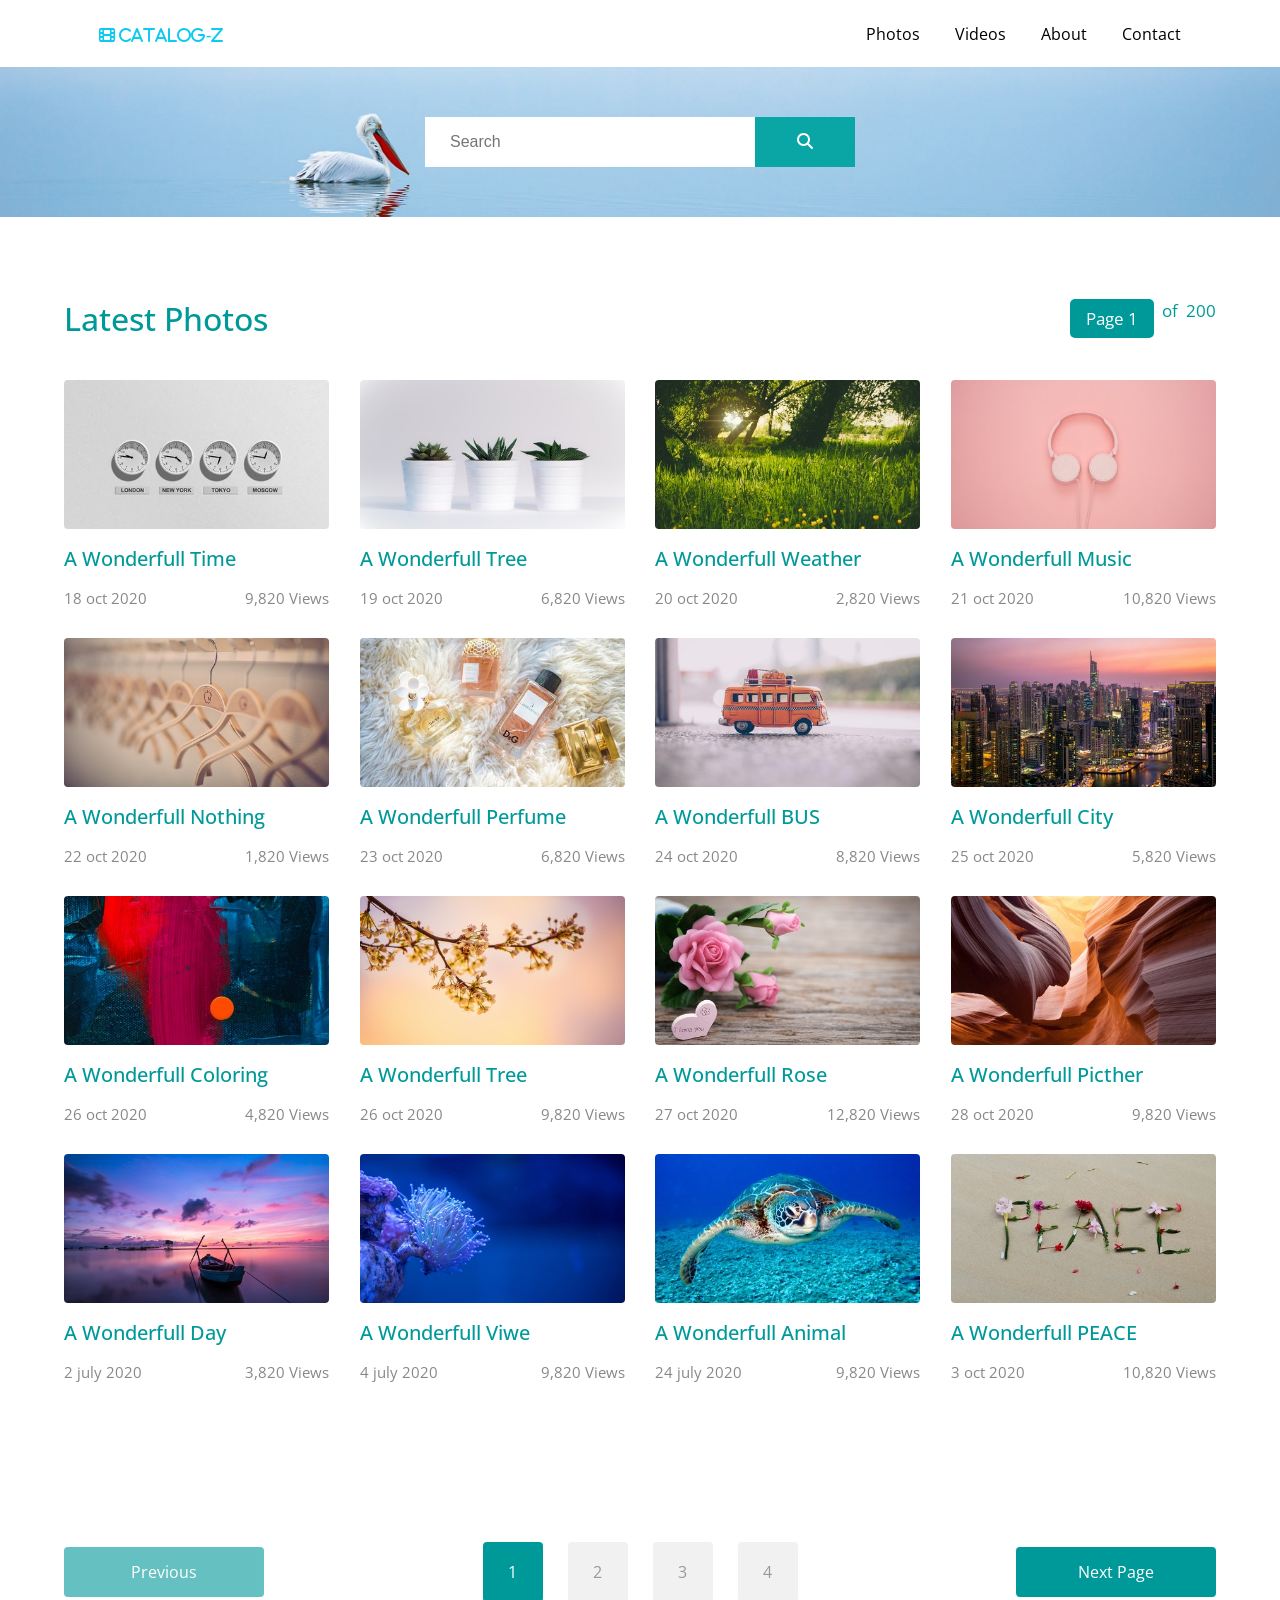
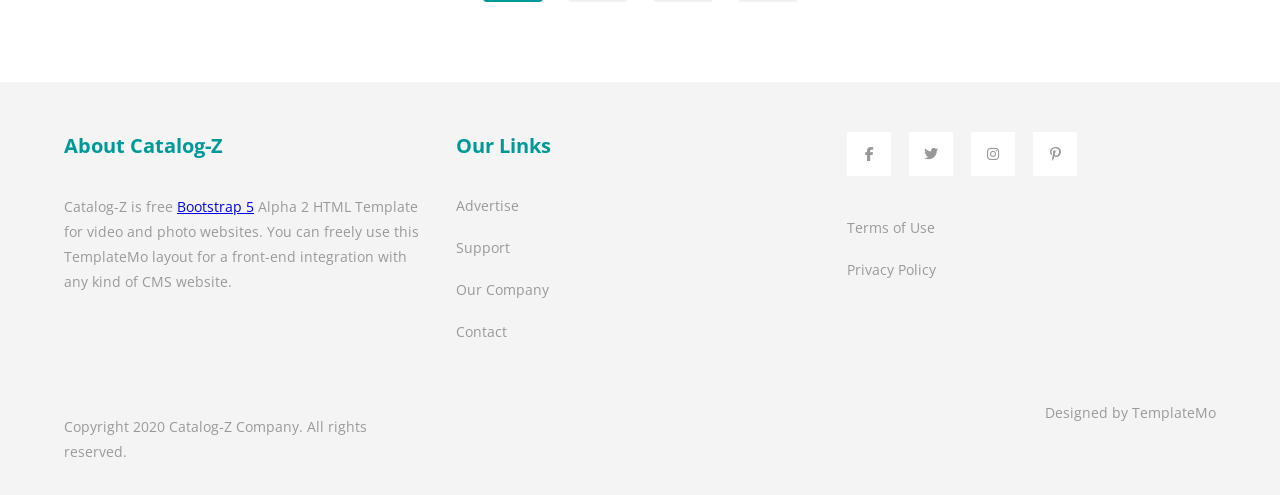
<file: index.html>
<!doctype html>
<html lang="en">
  <head>
    <meta charset="UTF-8" />
    <meta name="viewport" content="width=device-width, initial-scale=1.0" />
    <title>CatalogZ Templete</title>
    <link rel="stylesheet" href="css/style.css" />
    <link
      rel="stylesheet"
      href="https://cdnjs.cloudflare.com/ajax/libs/font-awesome/6.7.2/css/all.min.css"
    />
  </head>
  <body>
    <div id="header"></div>
    <section class="banner">
      <div class="search-box">
        <input type="text" placeholder="Search" />

        <button>
          <i class="fa-solid fa-magnifying-glass"></i>
        </button>
      </div>
    </section>

    <section class="photos">
      <div class="container">
        <div class="photo-header">
          <h2>Latest Photos</h2>

          <div class="page-nav">
            <a href="#" class="active">Page 1</a>
            <a href="#">of</a>
            <a href="#">200</a>
          </div>
        </div>

        <div class="photo-gallery">
          <!-- Card 1 -->
          <div class="photo-card">
            <img src="images/img-03.jpg" alt="img_3" />
            <h3>A Wonderfull Time</h3>
            <div class="photo-info">
              <span>18 oct 2020</span>
              <span>9,820 Views</span>
            </div>
          </div>

          <!-- Card 2 -->
          <div class="photo-card">
            <img src="images/img-04.jpg" alt="img_4" />
            <h3>A Wonderfull Tree</h3>
            <div class="photo-info">
              <span>19 oct 2020</span>
              <span>6,820 Views</span>
            </div>
          </div>

          <!-- Card 3 -->
          <div class="photo-card">
            <img src="images/img-05.jpg" alt="img_5" />
            <h3>A Wonderfull Weather</h3>
            <div class="photo-info">
              <span>20 oct 2020</span>
              <span>2,820 Views</span>
            </div>
          </div>

          <!-- Card 4 -->
          <div class="photo-card">
            <img src="images/img-06.jpg" alt="img_5" />
            <h3>A Wonderfull Music</h3>
            <div class="photo-info">
              <span>21 oct 2020</span>
              <span>10,820 Views</span>
            </div>
          </div>

          <!-- Card 5 -->
          <div class="photo-card">
            <img src="images/img-01.jpg" alt="img_1" />
            <h3>A Wonderfull Nothing</h3>
            <div class="photo-info">
              <span>22 oct 2020</span>
              <span>1,820 Views</span>
            </div>
          </div>

          <!-- Card 6 -->
          <div class="photo-card">
            <img src="images/img-02.jpg" alt="img_2" />
            <h3>A Wonderfull Perfume</h3>
            <div class="photo-info">
              <span>23 oct 2020</span>
              <span>6,820 Views</span>
            </div>
          </div>

          <!-- Card 7 -->
          <div class="photo-card">
            <img src="images/img-07.jpg" alt="img_7" />
            <h3>A Wonderfull BUS</h3>
            <div class="photo-info">
              <span>24 oct 2020</span>
              <span>8,820 Views</span>
            </div>
          </div>

          <!-- Card 8 -->
          <div class="photo-card">
            <img src="images/img-08.jpg" alt="img_8" />
            <h3>A Wonderfull City</h3>
            <div class="photo-info">
              <span>25 oct 2020</span>
              <span>5,820 Views</span>
            </div>
          </div>

          <!-- Card 9 -->
          <div class="photo-card">
            <img src="images/img-09.jpg" alt="img" />
            <h3>A Wonderfull Coloring</h3>
            <div class="photo-info">
              <span>26 oct 2020</span>
              <span>4,820 Views</span>
            </div>
          </div>

          <!-- Card 10 -->
          <div class="photo-card">
            <img src="images/img-10.jpg" alt="img" />
            <h3>A Wonderfull Tree</h3>
            <div class="photo-info">
              <span>26 oct 2020</span>
              <span>9,820 Views</span>
            </div>
          </div>

          <!-- Card 11 -->
          <div class="photo-card">
            <img src="images/img-11.jpg" alt="img" />
            <h3>A Wonderfull Rose</h3>
            <div class="photo-info">
              <span>27 oct 2020</span>
              <span>12,820 Views</span>
            </div>
          </div>

          <!-- Card 12 -->
          <div class="photo-card">
            <img src="images/img-12.jpg" alt="img" />
            <h3>A Wonderfull Picther</h3>
            <div class="photo-info">
              <span>28 oct 2020</span>
              <span>9,820 Views</span>
            </div>
          </div>

          <!-- Card 13 -->
          <div class="photo-card">
            <img src="images/img-13.jpg" alt="img" />
            <h3>A Wonderfull Day</h3>
            <div class="photo-info">
              <span>2 july 2020</span>
              <span>3,820 Views</span>
            </div>
          </div>

          <!-- Card 14 -->
          <div class="photo-card">
            <img src="images/img-14.jpg" alt="img" />
            <h3>A Wonderfull Viwe</h3>
            <div class="photo-info">
              <span>4 july 2020</span>
              <span>9,820 Views</span>
            </div>
          </div>

          <!-- Card 15 -->
          <div class="photo-card">
            <img src="images/img-15.jpg" alt="img" />
            <h3>A Wonderfull Animal</h3>
            <div class="photo-info">
              <span>24 july 2020</span>
              <span>9,820 Views</span>
            </div>
          </div>

          <!-- Card 16 -->
          <div class="photo-card">
            <img src="images/img-16.jpg" alt="img" />
            <h3>A Wonderfull PEACE</h3>
            <div class="photo-info">
              <span>3 oct 2020</span>
              <span>10,820 Views</span>
            </div>
          </div>
        </div>
      </div>
    </section>

    <div id="photos"></div>
    <section class="pagination">
      <div class="container">
        <a href="#" class="btn previous">Previous</a>

        <div class="page-number">
          <a href="#" class="active">1</a>
          <a href="#">2</a>
          <a href="#">3</a>
          <a href="#">4</a>
        </div>

        <a href="#" class="btn next">Next Page</a>
      </div>
    </section>

    <div id="footer"></div>

    <script src="js/include.js"></script>
  </body>
</html>
</file>
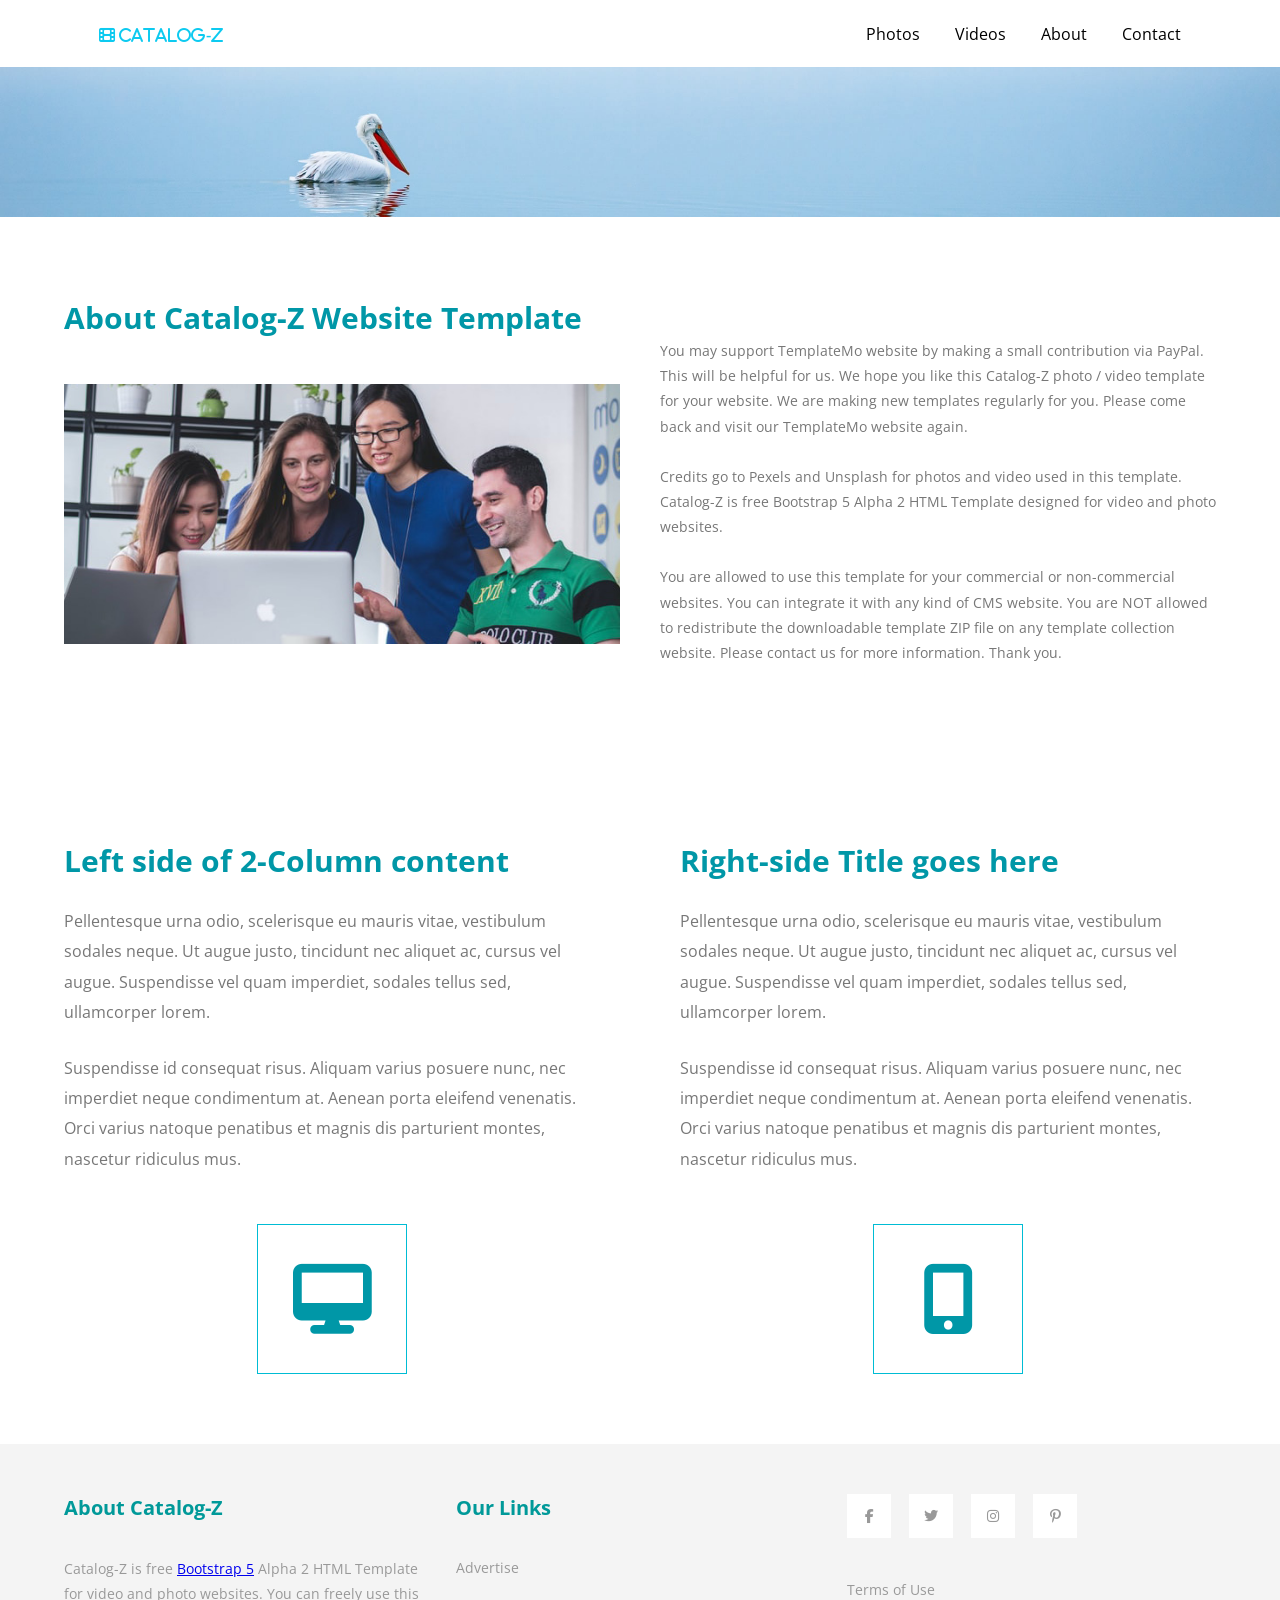
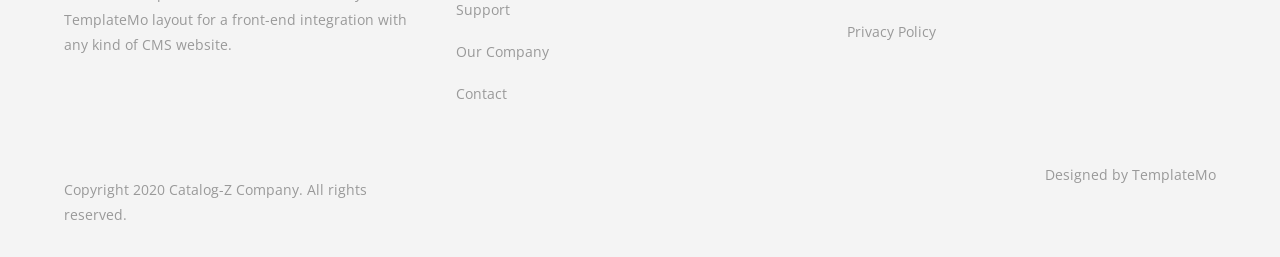
<file: about.html>
<!doctype html>
<html lang="en">
  <head>
    <link rel="stylesheet" href="css/style.css" />
    <link
      rel="stylesheet"
      href="https://cdnjs.cloudflare.com/ajax/libs/font-awesome/6.7.2/css/all.min.css"
    />
  </head>

  <body>
    <div id="header"></div>

    <!-- Banner -->
    <section class="banner"></section>

    <!-- About -->
    <section class="about-section">
      <div class="container">
        <h1>About Catalog-Z Website Template</h1>

        <div class="about-content">
          <div class="about-image">
            <img src="/images/about.jpg" />
          </div>

          <div class="about-text">
            <p>
              You may support TemplateMo website by making a small contribution
              via PayPal. This will be helpful for us. We hope you like this
              Catalog-Z photo / video template for your website. We are making
              new templates regularly for you. Please come back and visit our
              TemplateMo website again.
            </p>

            <p>
              Credits go to Pexels and Unsplash for photos and video used in
              this template. Catalog-Z is free Bootstrap 5 Alpha 2 HTML Template
              designed for video and photo websites.
            </p>
            <p>
              You are allowed to use this template for your commercial or
              non-commercial websites. You can integrate it with any kind of CMS
              website. You are NOT allowed to redistribute the downloadable
              template ZIP file on any template collection website. Please
              contact us for more information. Thank you.
            </p>
          </div>
        </div>
      </div>
    </section>

    <section class="two-column">
      <div class="container">
        <div class="column">
          <h2>Left side of 2-Column content</h2>

          <p>
            Pellentesque urna odio, scelerisque eu mauris vitae, vestibulum
            sodales neque. Ut augue justo, tincidunt nec aliquet ac, cursus vel
            augue. Suspendisse vel quam imperdiet, sodales tellus sed,
            ullamcorper lorem.
          </p>

          <p>
            Suspendisse id consequat risus. Aliquam varius posuere nunc, nec
            imperdiet neque condimentum at. Aenean porta eleifend venenatis.
            Orci varius natoque penatibus et magnis dis parturient montes,
            nascetur ridiculus mus.
          </p>

          <div class="icon-box">
            <i class="fa-solid fa-desktop"></i>
          </div>
        </div>

        <div class="column">
          <h2>Right-side Title goes here</h2>

          <p>
            Pellentesque urna odio, scelerisque eu mauris vitae, vestibulum
            sodales neque. Ut augue justo, tincidunt nec aliquet ac, cursus vel
            augue. Suspendisse vel quam imperdiet, sodales tellus sed,
            ullamcorper lorem.
          </p>

          <p>
            Suspendisse id consequat risus. Aliquam varius posuere nunc, nec
            imperdiet neque condimentum at. Aenean porta eleifend venenatis.
            Orci varius natoque penatibus et magnis dis parturient montes,
            nascetur ridiculus mus.
          </p>

          <div class="icon-box">
            <i class="fa-solid fa-mobile-screen-button"></i>
          </div>
        </div>
      </div>
    </section>

    <div id="footer"></div>

    <script src="js/include.js"></script>
  </body>
</html>
</file>
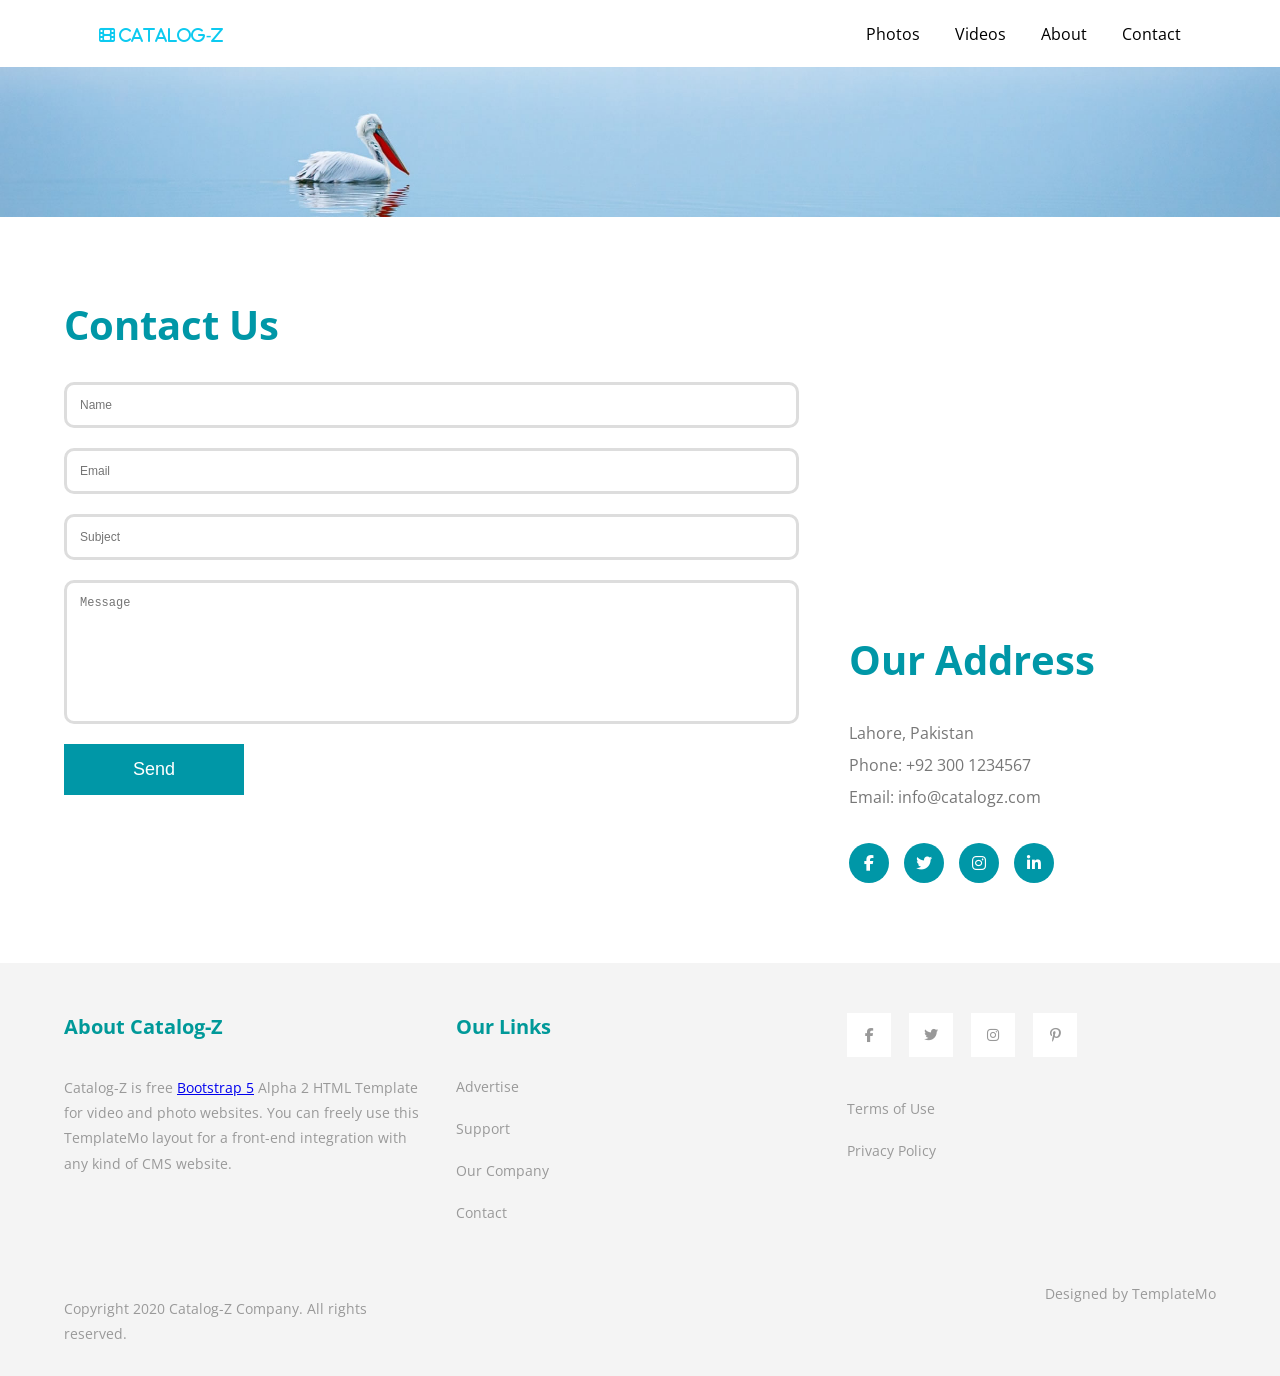
<file: contact.html>
<!doctype html>
<html lang="en">
  <head>
    <meta charset="UTF-8" />
    <meta name="viewport" content="width=device-width, initial-scale=1.0" />
    <title>Contact - Catalog Z</title>

    <link rel="stylesheet" href="css/style.css" />

    <link
      rel="stylesheet"
      href="https://cdnjs.cloudflare.com/ajax/libs/font-awesome/6.7.2/css/all.min.css"
    />
  </head>

  <body>
    <div id="header"></div>

    <!-- Banner -->

    <section class="banner">
    
      </div>
    </section>

    <!-- Contact -->

    <section class="contact">
      <div class="container">
        <div class="contact-wrapper">
          <div class="contact-form">
            <h2>Contact Us</h2>

            <form>
              <input type="text" placeholder="Name" />

              <input type="email" placeholder="Email" />

              <input type="text" placeholder="Subject" />

              <textarea rows="8" placeholder="Message"></textarea>

              <button type="submit">Send</button>
            </form>
          </div>

          <div class="contact-info">
            <div class="map">
              <iframe
                src="https://www.google.com/maps?q=Lahore&output=embed"
                allowfullscreen=""
                loading="lazy"
              >
              </iframe>
            </div>

            <h3>Our Address</h3>

            <p>Lahore, Pakistan</p>

            <p>Phone: +92 300 1234567</p>

            <p>Email: info@catalogz.com</p>

            <div class="social">
              <a href="#"><i class="fab fa-facebook-f"></i></a>

              <a href="#"><i class="fab fa-twitter"></i></a>

              <a href="#"><i class="fab fa-instagram"></i></a>

              <a href="#"><i class="fab fa-linkedin-in"></i></a>
            </div>
          </div>
        </div>
      </div>
    </section>

    <div id="footer"></div>

    <script src="js/include.js"></script>
  </body>
</html>
</file>
<file: css/style.css>
@import url("header.css");
@import url("footer.css");
@import url("home.css");
@import url("about.css");
@import url("contact.css");
@import url("videos.css");
@import url("responsive.css");
/* Google Font */
@import url("https://fonts.googleapis.com/css2?family=Open+Sans:wght@300;400;600;700&display=swap");

/* Global CSS */

* {
  margin: 0;
  padding: 0;
  box-sizing: border-box;
}

body {
  font-family: "Open Sans", sans-serif;
}

.container {
  width: 90%;
  max-width: 1200px;
  margin: auto;
}
</file>
